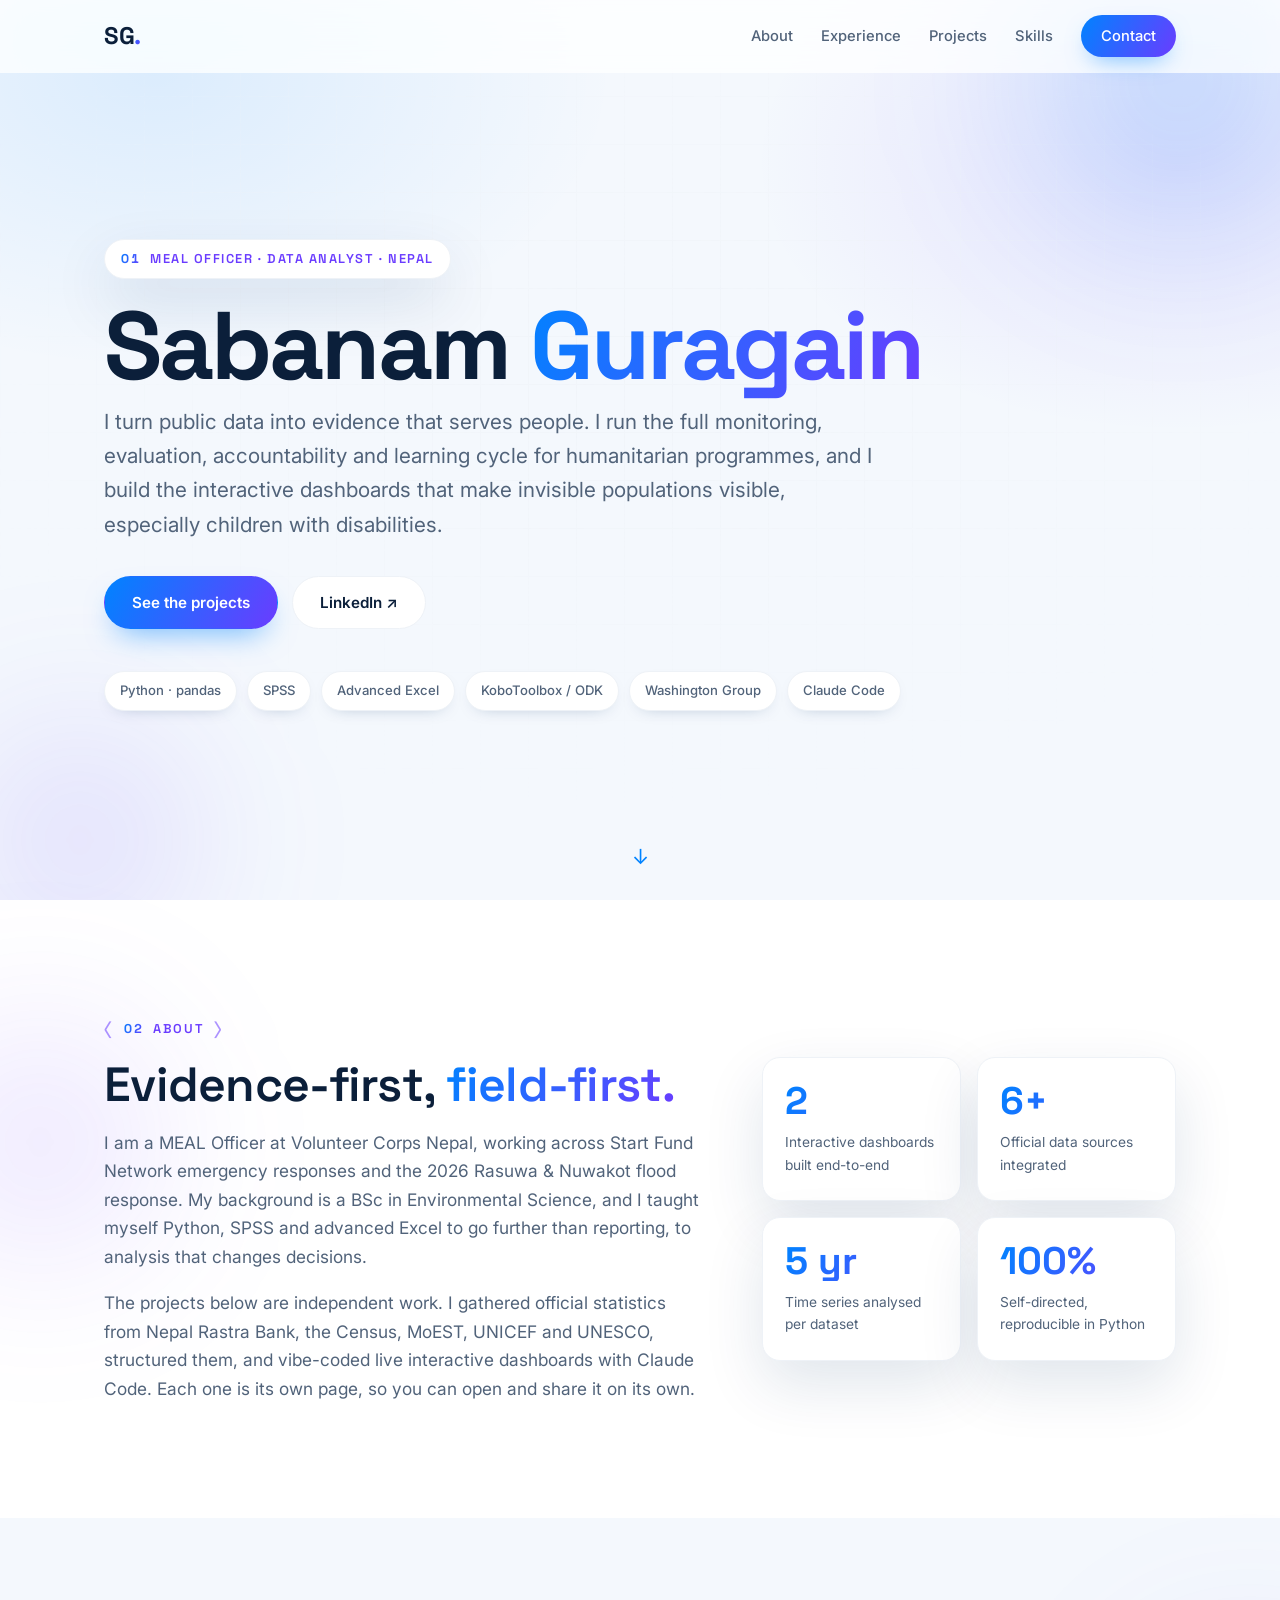
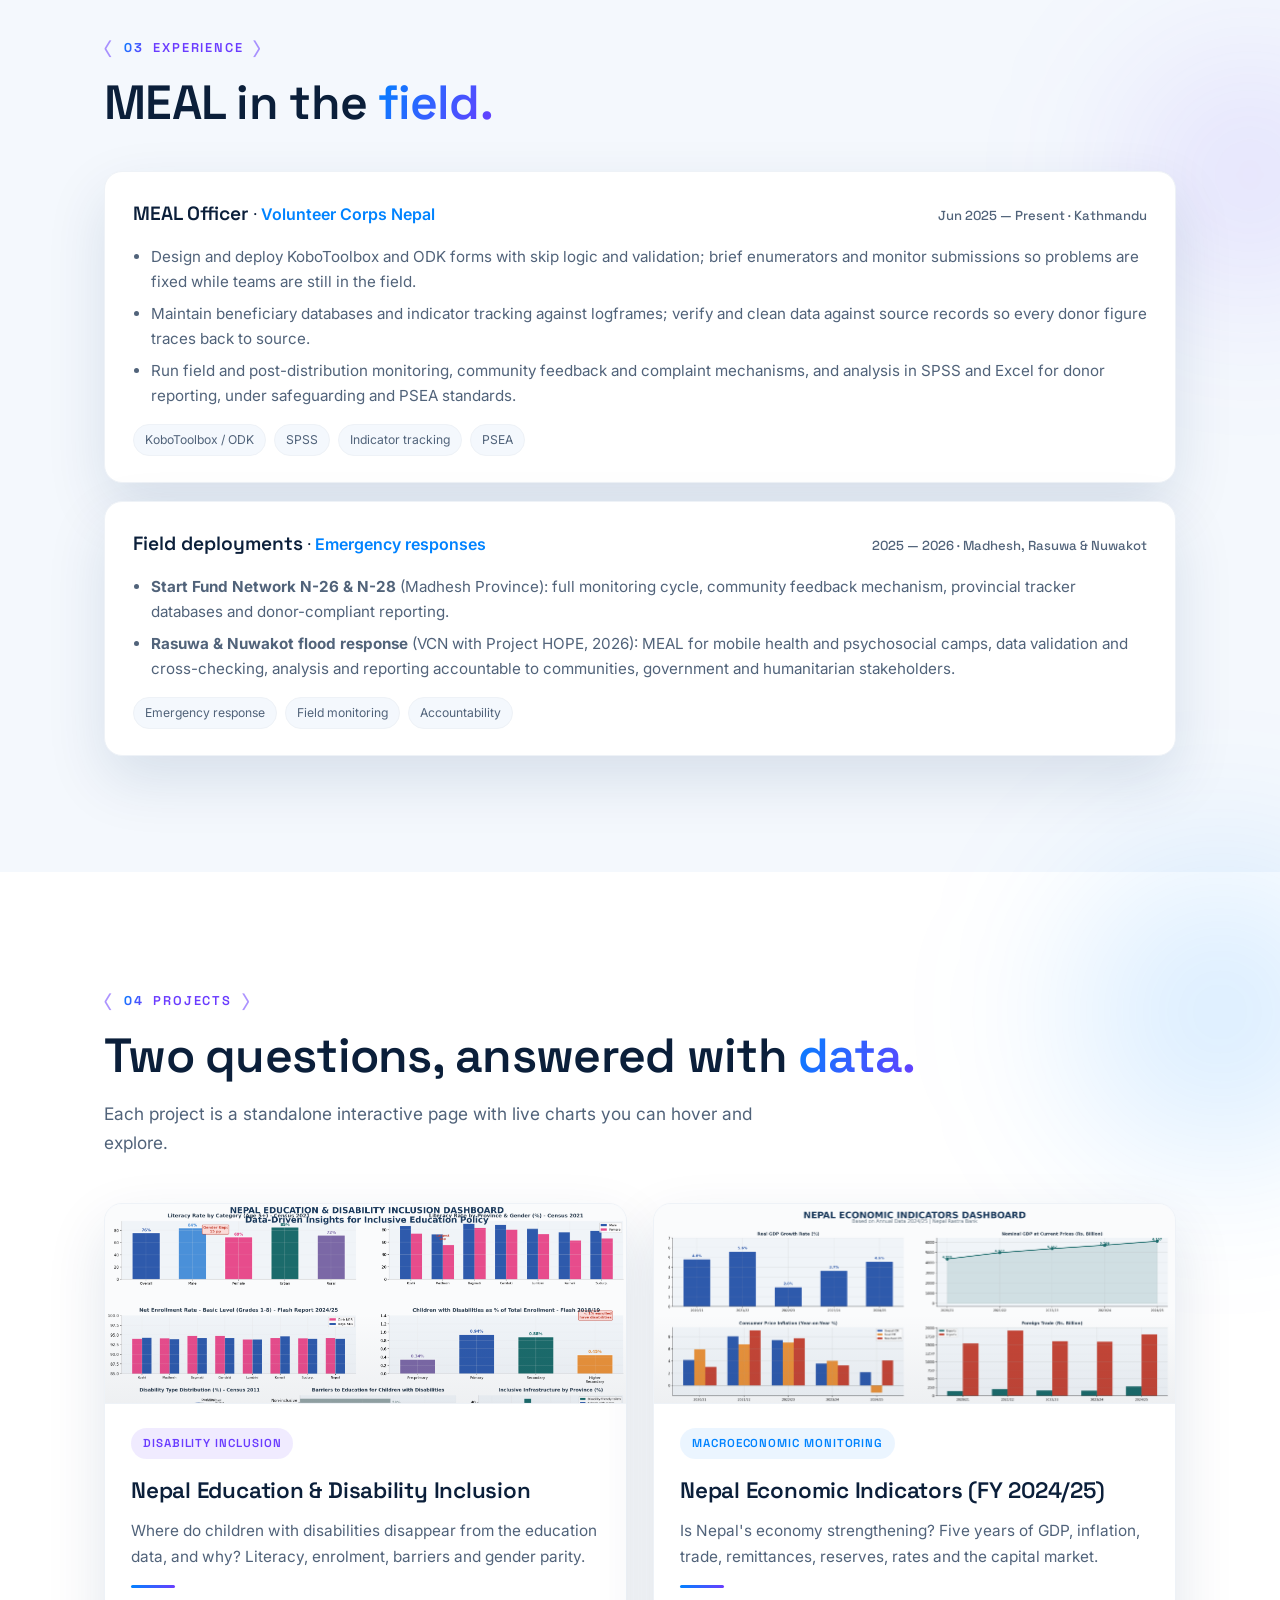
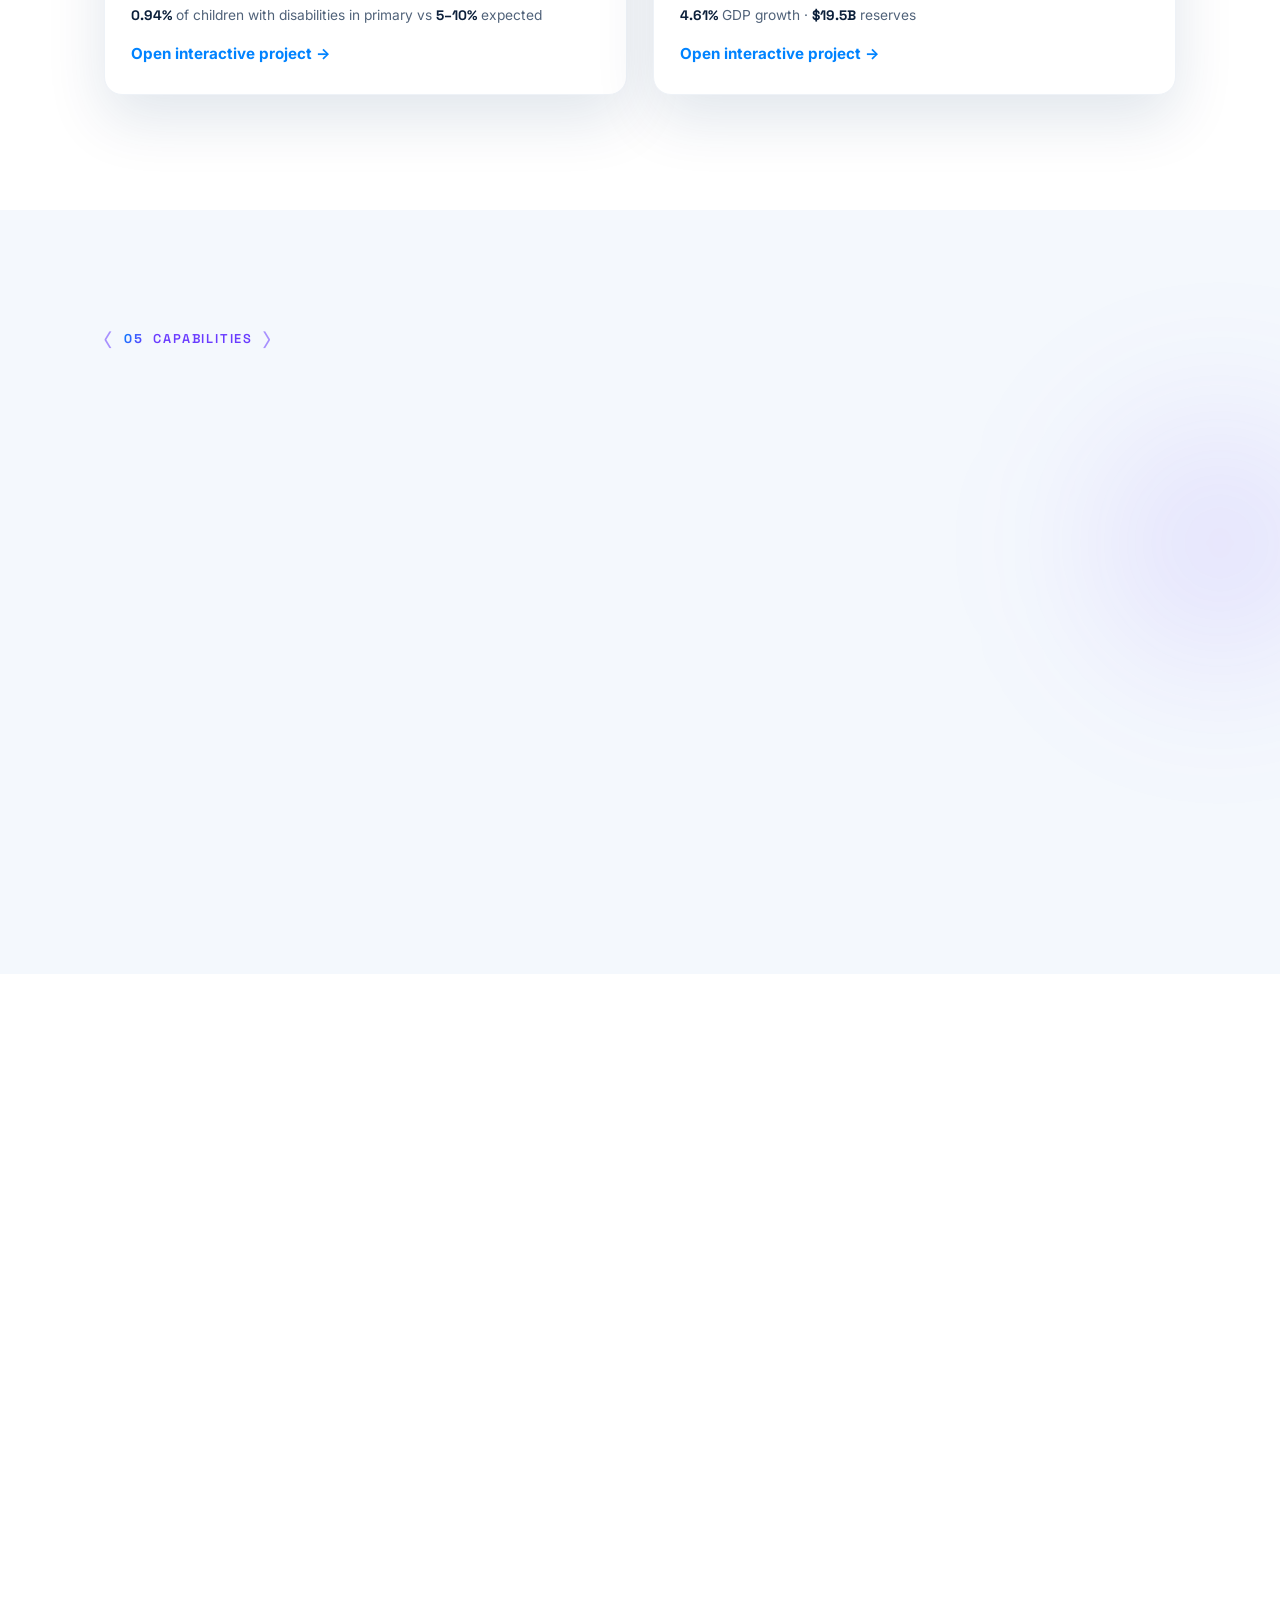
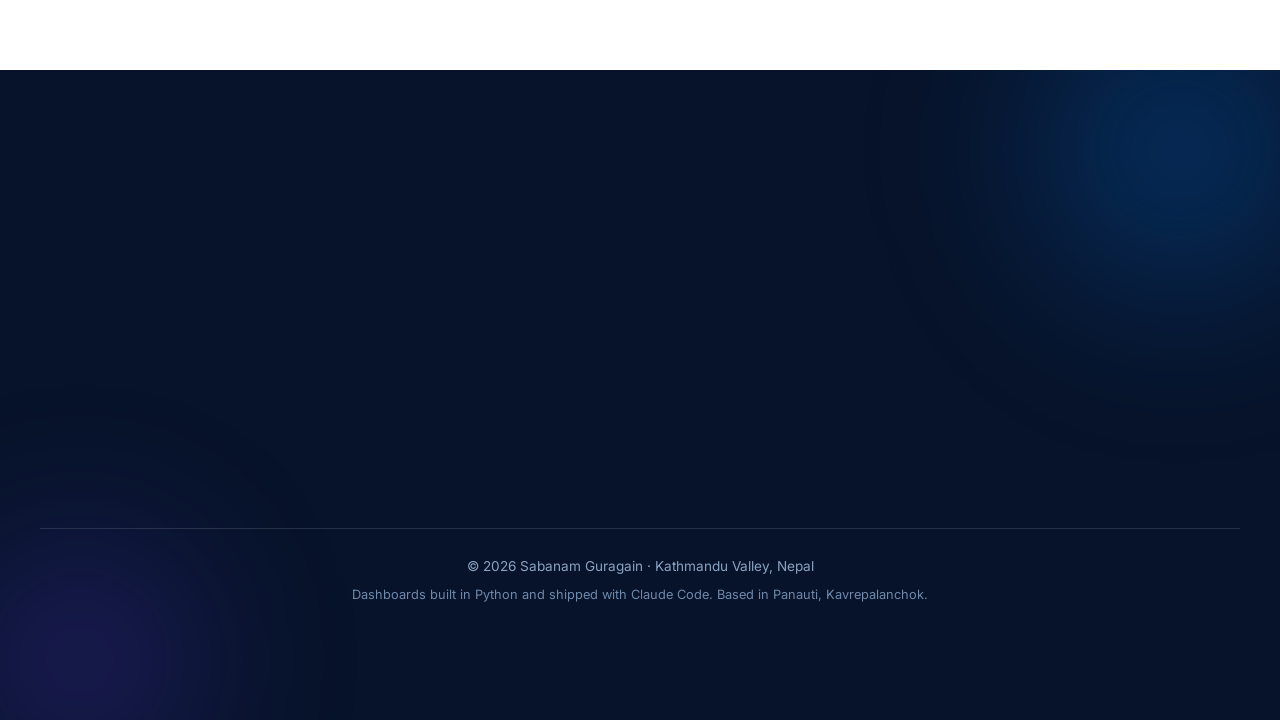
<file: index.html>
<!DOCTYPE html>
<html lang="en">
<head>
<meta charset="UTF-8" />
<meta name="viewport" content="width=device-width, initial-scale=1.0" />
<title>Sabanam Guragain — MEAL &amp; Data Analytics Portfolio</title>
<meta name="description" content="MEAL Officer and data analyst from Nepal. Interactive data-analytics projects on disability inclusion, education equity, and macroeconomic monitoring using Python, SPSS and Claude Code." />
<meta name="author" content="Sabanam Guragain" />
<meta property="og:title" content="Sabanam Guragain — MEAL &amp; Data Analytics Portfolio" />
<meta property="og:description" content="Interactive data analytics for disability inclusion, education equity and economic monitoring in Nepal." />
<meta property="og:type" content="website" />
<meta property="og:image" content="assets/img/education-disability-dashboard.png" />
<link rel="icon" href="data:image/svg+xml,%3Csvg xmlns='http://www.w3.org/2000/svg' viewBox='0 0 100 100'%3E%3Cdefs%3E%3ClinearGradient id='g' x1='0' y1='0' x2='1' y2='1'%3E%3Cstop offset='0' stop-color='%230083FF'/%3E%3Cstop offset='1' stop-color='%236A3CFF'/%3E%3C/linearGradient%3E%3C/defs%3E%3Crect width='100' height='100' rx='24' fill='url(%23g)'/%3E%3Ctext x='50' y='70' font-family='Space Grotesk,Arial,sans-serif' font-size='52' font-weight='700' fill='white' text-anchor='middle'%3ESG%3C/text%3E%3C/svg%3E" />
<link rel="preconnect" href="https://fonts.googleapis.com" />
<link rel="preconnect" href="https://fonts.gstatic.com" crossorigin />
<link href="https://fonts.googleapis.com/css2?family=Inter:wght@400;500;600;700;800&family=Space+Grotesk:wght@500;600;700&display=swap" rel="stylesheet" />
<link rel="stylesheet" href="assets/css/styles.css" />
</head>
<body>

<header class="nav" id="nav">
  <div class="nav__inner">
    <a href="#top" class="nav__brand">SG<span>.</span></a>
    <nav class="nav__links">
      <a href="#about">About</a>
      <a href="#experience">Experience</a>
      <a href="#projects">Projects</a>
      <a href="#skills">Skills</a>
      <a href="#contact" class="nav__cta">Contact</a>
    </nav>
    <button class="nav__burger" id="burger" aria-label="Menu"><span></span><span></span><span></span></button>
  </div>
</header>

<!-- HERO -->
<section class="hero" id="top">
  <div class="hero__grid" aria-hidden="true"></div>
  <div class="blob blob--a anim-float" aria-hidden="true"></div>
  <div class="blob blob--b" aria-hidden="true"></div>
  <div class="hero__inner">
    <span class="hero__eyebrow reveal"><span class="station__i">01</span> MEAL Officer · Data Analyst · Nepal</span>
    <h1 class="hero__title reveal">Sabanam <span class="gradient-text">Guragain</span></h1>
    <p class="hero__lead reveal">
      I turn public data into evidence that serves people. I run the full monitoring,
      evaluation, accountability and learning cycle for humanitarian programmes, and I build
      the interactive dashboards that make invisible populations visible, especially children
      with disabilities.
    </p>
    <div class="hero__cta reveal">
      <a href="#projects" class="btn btn--primary">See the projects</a>
      <a href="https://www.linkedin.com/in/sabnam-guragain-029a713a4" target="_blank" rel="noopener" class="btn btn--ghost">LinkedIn &nearr;</a>
    </div>
    <ul class="hero__chips reveal">
      <li>Python · pandas</li>
      <li>SPSS</li>
      <li>Advanced Excel</li>
      <li>KoboToolbox / ODK</li>
      <li>Washington Group</li>
      <li>Claude Code</li>
    </ul>
  </div>
  <a href="#about" class="hero__scroll" aria-label="Scroll down">&darr;</a>
</section>

<!-- ABOUT -->
<section class="section about" id="about">
  <div class="blob blob--b" aria-hidden="true" style="top:10%;left:-140px"></div>
  <div class="wrap">
    <div class="about__grid">
      <div class="reveal">
        <p class="kicker"><span class="station__i">02</span> About</p>
        <h2 class="h2">Evidence-first, <span class="gradient-text">field-first.</span></h2>
        <p class="lede">
          I am a MEAL Officer at Volunteer Corps Nepal, working across Start Fund Network
          emergency responses and the 2026 Rasuwa &amp; Nuwakot flood response. My background
          is a BSc in Environmental Science, and I taught myself Python, SPSS and advanced
          Excel to go further than reporting, to analysis that changes decisions.
        </p>
        <p class="lede">
          The projects below are independent work. I gathered official statistics from Nepal
          Rastra Bank, the Census, MoEST, UNICEF and UNESCO, structured them, and vibe-coded
          live interactive dashboards with Claude Code. Each one is its own page, so you can
          open and share it on its own.
        </p>
      </div>
      <div class="about__stats reveal">
        <div class="stat"><span class="stat__num">2</span><span class="stat__label">Interactive dashboards built end-to-end</span></div>
        <div class="stat"><span class="stat__num">6+</span><span class="stat__label">Official data sources integrated</span></div>
        <div class="stat"><span class="stat__num">5 yr</span><span class="stat__label">Time series analysed per dataset</span></div>
        <div class="stat"><span class="stat__num">100%</span><span class="stat__label">Self-directed, reproducible in Python</span></div>
      </div>
    </div>
  </div>
</section>

<!-- EXPERIENCE -->
<section class="section project--alt" id="experience">
  <div class="blob blob--b" aria-hidden="true" style="top:8%;right:-150px;left:auto"></div>
  <div class="wrap">
    <p class="kicker reveal"><span class="station__i">03</span> Experience</p>
    <h2 class="h2 reveal">MEAL in the <span class="gradient-text">field.</span></h2>
    <div class="xp">
      <div class="xp__item reveal">
        <div class="xp__head">
          <div><span class="xp__role">MEAL Officer</span> · <span class="xp__org">Volunteer Corps Nepal</span></div>
          <span class="xp__date">Jun 2025 — Present · Kathmandu</span>
        </div>
        <ul class="xp__list">
          <li>Design and deploy KoboToolbox and ODK forms with skip logic and validation; brief enumerators and monitor submissions so problems are fixed while teams are still in the field.</li>
          <li>Maintain beneficiary databases and indicator tracking against logframes; verify and clean data against source records so every donor figure traces back to source.</li>
          <li>Run field and post-distribution monitoring, community feedback and complaint mechanisms, and analysis in SPSS and Excel for donor reporting, under safeguarding and PSEA standards.</li>
        </ul>
        <div class="xp__chips"><span>KoboToolbox / ODK</span><span>SPSS</span><span>Indicator tracking</span><span>PSEA</span></div>
      </div>
      <div class="xp__item reveal">
        <div class="xp__head">
          <div><span class="xp__role">Field deployments</span> · <span class="xp__org">Emergency responses</span></div>
          <span class="xp__date">2025 — 2026 · Madhesh, Rasuwa &amp; Nuwakot</span>
        </div>
        <ul class="xp__list">
          <li><strong>Start Fund Network N-26 &amp; N-28</strong> (Madhesh Province): full monitoring cycle, community feedback mechanism, provincial tracker databases and donor-compliant reporting.</li>
          <li><strong>Rasuwa &amp; Nuwakot flood response</strong> (VCN with Project HOPE, 2026): MEAL for mobile health and psychosocial camps, data validation and cross-checking, analysis and reporting accountable to communities, government and humanitarian stakeholders.</li>
        </ul>
        <div class="xp__chips"><span>Emergency response</span><span>Field monitoring</span><span>Accountability</span></div>
      </div>
    </div>
  </div>
</section>

<!-- PROJECTS -->
<section class="section projects" id="projects">
  <div class="blob blob--a anim-float" aria-hidden="true" style="top:-80px;right:-160px"></div>
  <div class="wrap">
    <p class="kicker reveal"><span class="station__i">04</span> Projects</p>
    <h2 class="h2 reveal">Two questions, answered with <span class="gradient-text">data.</span></h2>
    <p class="lede reveal">Each project is a standalone interactive page with live charts you can hover and explore.</p>

    <div class="pcards">
      <a class="pcard reveal" href="projects/education-disability.html">
        <div class="pcard__media"><img src="assets/img/education-disability-dashboard.png" alt="Preview of the education and disability inclusion dashboard" loading="lazy" /></div>
        <div class="pcard__body">
          <span class="pcard__tag pcard__tag--accent">Disability inclusion</span>
          <h3>Nepal Education &amp; Disability Inclusion</h3>
          <p>Where do children with disabilities disappear from the education data, and why? Literacy, enrolment, barriers and gender parity.</p>
          <div class="pcard__accent"></div>
          <div class="pcard__stats"><strong>0.94%</strong> of children with disabilities in primary vs <strong>5&ndash;10%</strong> expected</div>
          <span class="pcard__cta">Open interactive project &rarr;</span>
        </div>
      </a>

      <a class="pcard reveal" href="projects/economic.html">
        <div class="pcard__media"><img src="assets/img/economic-dashboard.png" alt="Preview of the Nepal economic indicators dashboard" loading="lazy" /></div>
        <div class="pcard__body">
          <span class="pcard__tag">Macroeconomic monitoring</span>
          <h3>Nepal Economic Indicators (FY 2024/25)</h3>
          <p>Is Nepal's economy strengthening? Five years of GDP, inflation, trade, remittances, reserves, rates and the capital market.</p>
          <div class="pcard__accent"></div>
          <div class="pcard__stats"><strong>4.61%</strong> GDP growth · <strong>$19.5B</strong> reserves</div>
          <span class="pcard__cta">Open interactive project &rarr;</span>
        </div>
      </a>
    </div>
  </div>
</section>

<!-- SKILLS -->
<section class="section skills project--alt" id="skills">
  <div class="blob blob--b" aria-hidden="true" style="bottom:auto;top:20%;right:-120px;left:auto"></div>
  <div class="wrap">
    <p class="kicker reveal"><span class="station__i">05</span> Capabilities</p>
    <h2 class="h2 reveal">How I work with <span class="gradient-text">data.</span></h2>
    <div class="skills__grid">
      <div class="skillcard reveal"><h3>Collect</h3><div class="accent"></div><p>KoboToolbox and ODK form design with skip logic and validation, enumerator briefing, and live submission monitoring so errors are caught in the field.</p></div>
      <div class="skillcard reveal"><h3>Verify</h3><div class="accent"></div><p>Cleaning and verification against source records, beneficiary databases and indicator tracking, so every figure traces back to its origin.</p></div>
      <div class="skillcard reveal"><h3>Analyse</h3><div class="accent"></div><p>SPSS (descriptive stats, cross-tabulation, chi-square, correlation), advanced Excel, and Python (pandas, numpy) for multi-source analysis.</p></div>
      <div class="skillcard reveal"><h3>Build &amp; ship</h3><div class="accent"></div><p>Interactive dashboards and web apps, vibe-coded and deployed with agentic AI tooling such as Claude Code, turning raw data into something anyone can explore.</p></div>
    </div>
    <p class="skills__ai reveal">I use agentic AI tooling, including <strong>Claude Code</strong>, day to day to write, debug and deploy data tools, which lets one person build and host what used to take a team. This whole portfolio is an example.</p>
  </div>
</section>

<!-- EDUCATION & TRAINING -->
<section class="section" id="education">
  <div class="wrap">
    <p class="kicker reveal"><span class="station__i">06</span> Education &amp; training</p>
    <h2 class="h2 reveal">Grounding in <span class="gradient-text">research.</span></h2>
    <div class="edu">
      <div class="edu__card reveal">
        <span class="edu__deg">BSc in Environmental Science</span>
        <p class="edu__meta">Khwopa College, Bhaktapur · 2020 — 2024 · First Division</p>
        <p>Research methodology and statistical data analysis, database management systems, environmental impact assessment, disaster risk reduction, climate change adaptation and community-based natural resource management, with field-based research training in survey design, sampling and reporting.</p>
      </div>
      <div class="edu__card reveal">
        <span class="edu__deg">Training &amp; certifications</span>
        <ul class="edu__list">
          <li>Safeguarding &amp; PSEA Awareness — Volunteer Corps Nepal (2025)</li>
          <li>KoboToolbox &amp; ODK digital data collection</li>
          <li>IBM SPSS Statistics — self-directed</li>
          <li>Advanced Excel for data analysis — self-directed</li>
          <li>Python (pandas, matplotlib) for data analysis &amp; visualisation — self-directed</li>
        </ul>
      </div>
    </div>
  </div>
</section>

<!-- CONTACT -->
<section class="section contact" id="contact">
  <div class="blob blob--a" aria-hidden="true"></div>
  <div class="blob blob--b" aria-hidden="true"></div>
  <div class="wrap contact__inner reveal">
    <p class="kicker kicker--light"><span class="station__i">07</span> Get in touch</p>
    <h2 class="h2">Let's make the data useful.</h2>
    <p class="contact__lead">Open to MEAL, M&amp;E and data roles in Nepal, or remote work from Nepal.</p>
    <div class="contact__links">
      <a href="mailto:sabnamguragain@gmail.com" class="btn btn--primary">sabnamguragain@gmail.com</a>
      <a href="https://www.linkedin.com/in/sabnam-guragain-029a713a4" target="_blank" rel="noopener" class="btn btn--ghost">LinkedIn &nearr;</a>
    </div>
  </div>
  <footer class="footer">
    <p>© <span id="year"></span> Sabanam Guragain · Kathmandu Valley, Nepal</p>
    <p class="footer__note">Dashboards built in Python and shipped with Claude Code. Based in Panauti, Kavrepalanchok.</p>
  </footer>
</section>

<script src="assets/js/main.js"></script>
</body>
</html>
</file>
<file: assets/css/styles.css>
/* ===== DalloTech "Orbital OS"–inspired design system ===== */
:root{
  --blue:#0083FF;
  --purple:#6A3CFF;
  --ink:#0B1F3A;
  --ink-2:#51637a;
  --line:#EEF2F7;
  --paper:#ffffff;
  --paper-2:#F4F8FD;
  --dark:#07132a;
  --grad:linear-gradient(120deg,#0083FF 0%,#6A3CFF 100%);
  --shadow:0 24px 60px rgba(4,49,97,.12);
  --shadow-lg:0 34px 80px rgba(4,49,97,.18);
  --radius:18px;
  --maxw:1200px;
}
*{box-sizing:border-box;margin:0;padding:0}
html{scroll-behavior:smooth}
body{
  font-family:'Inter',system-ui,sans-serif;
  color:var(--ink);background:var(--paper);line-height:1.65;
  -webkit-font-smoothing:antialiased;overflow-x:hidden;
}
img{max-width:100%;display:block}
a{color:inherit;text-decoration:none}
.wrap{max-width:var(--maxw);margin:0 auto;padding:0 clamp(20px,5vw,64px)}
.section{position:relative;padding:clamp(60px,9vw,120px) 0}

/* ===== Station eyebrow (DalloTech signature) ===== */
.station,.kicker{display:inline-flex;align-items:center;gap:10px;font-family:'Space Grotesk',sans-serif;font-size:.8rem;font-weight:600;letter-spacing:.14em;text-transform:uppercase;color:var(--purple)}
.kicker{margin-bottom:16px}
.station::before,.kicker::before{content:"⟨";opacity:.55;font-size:1.05rem}
.station::after,.kicker::after{content:"⟩";opacity:.55;font-size:1.05rem}
.station__i{font-variant-numeric:tabular-nums;background:var(--grad);-webkit-background-clip:text;background-clip:text;-webkit-text-fill-color:transparent;font-weight:700}
.kicker--light{color:#b9c9ff}

/* ===== Headings ===== */
.h2{font-family:'Space Grotesk',sans-serif;font-weight:600;line-height:1.08;font-size:clamp(1.9rem,4vw,3rem);letter-spacing:-.015em;color:var(--ink)}
.lede{font-size:1.08rem;color:var(--ink-2);max-width:64ch;margin-top:18px}
.gradient-text{background:var(--grad);-webkit-background-clip:text;background-clip:text;-webkit-text-fill-color:transparent}

/* ===== Blobs ===== */
.blob{position:absolute;border-radius:50%;filter:blur(70px);pointer-events:none;z-index:0}
.blob--a{width:440px;height:440px;background:radial-gradient(circle,rgba(0,131,255,.20),transparent 70%);top:-140px;right:-120px}
.blob--b{width:360px;height:360px;background:radial-gradient(circle,rgba(106,60,255,.16),transparent 70%);bottom:-120px;left:-100px}
.anim-float{animation:float 12s ease-in-out infinite}
@keyframes float{0%,100%{transform:translate(0,0)}50%{transform:translate(18px,-22px)}}

/* ===== Nav ===== */
.nav{position:fixed;top:0;left:0;right:0;z-index:50;background:rgba(255,255,255,.78);backdrop-filter:saturate(180%) blur(16px);border-bottom:1px solid transparent;transition:.3s}
.nav.scrolled{border-bottom-color:var(--line);box-shadow:0 8px 30px -22px rgba(4,49,97,.4)}
.nav__inner{max-width:var(--maxw);margin:0 auto;padding:15px clamp(20px,5vw,64px);display:flex;align-items:center;justify-content:space-between}
.nav__brand{font-family:'Space Grotesk',sans-serif;font-weight:700;font-size:1.5rem;color:var(--ink);letter-spacing:-.02em}
.nav__brand span{background:var(--grad);-webkit-background-clip:text;background-clip:text;-webkit-text-fill-color:transparent}
.nav__links{display:flex;gap:28px;align-items:center}
.nav__links a{font-size:.92rem;font-weight:500;color:var(--ink-2);transition:.2s}
.nav__links a:hover{color:var(--blue)}
.nav__cta{background:var(--grad);color:#fff!important;padding:9px 20px;border-radius:999px;box-shadow:0 10px 24px -10px rgba(0,131,255,.6)}
.nav__cta:hover{filter:brightness(1.06)}
.nav__burger{display:none;flex-direction:column;gap:5px;background:none;border:0;cursor:pointer;padding:6px}
.nav__burger span{width:24px;height:2px;background:var(--ink);border-radius:2px}

/* ===== Hero ===== */
.hero{position:relative;min-height:100svh;display:flex;flex-direction:column;justify-content:center;overflow:hidden;padding:120px 0 70px;background:
  radial-gradient(60% 55% at 12% 8%,rgba(0,131,255,.10),transparent 60%),
  radial-gradient(55% 50% at 92% 18%,rgba(106,60,255,.12),transparent 60%),var(--paper-2)}
.hero__grid{position:absolute;inset:0;z-index:0;background-image:linear-gradient(var(--line) 1px,transparent 1px),linear-gradient(90deg,var(--line) 1px,transparent 1px);background-size:48px 48px;opacity:.6;mask-image:radial-gradient(70% 60% at 50% 40%,#000,transparent 85%)}
.hero__inner{position:relative;z-index:2;max-width:var(--maxw);margin:0 auto;padding:0 clamp(20px,5vw,64px);width:100%}
.hero__eyebrow{display:inline-flex;align-items:center;gap:10px;font-family:'Space Grotesk',sans-serif;font-weight:600;letter-spacing:.12em;text-transform:uppercase;font-size:.8rem;color:var(--purple);background:#fff;border:1px solid var(--line);padding:8px 16px;border-radius:999px;box-shadow:var(--shadow)}
.hero__title{font-family:'Space Grotesk',sans-serif;font-weight:700;font-size:clamp(2.8rem,8vw,6rem);line-height:.98;letter-spacing:-.03em;margin:20px 0 10px;color:var(--ink)}
.hero__lead{font-size:clamp(1.05rem,2vw,1.3rem);color:var(--ink-2);max-width:60ch;margin-top:12px}
.hero__cta{display:flex;gap:14px;flex-wrap:wrap;margin-top:34px}
.hero__chips{list-style:none;display:flex;flex-wrap:wrap;gap:10px;margin-top:42px}
.hero__chips li{font-size:.82rem;font-weight:500;color:var(--ink-2);background:#fff;border:1px solid var(--line);padding:8px 15px;border-radius:999px;box-shadow:0 6px 18px -12px rgba(4,49,97,.4)}
.hero__scroll{position:absolute;bottom:26px;left:50%;transform:translateX(-50%);z-index:2;font-size:1.3rem;color:var(--blue);animation:bob 2s ease-in-out infinite}
@keyframes bob{0%,100%{transform:translate(-50%,0)}50%{transform:translate(-50%,8px)}}

/* ===== Buttons ===== */
.btn{display:inline-flex;align-items:center;gap:8px;font-weight:600;font-size:.95rem;padding:13px 27px;border-radius:999px;transition:.22s;border:1.5px solid transparent;cursor:pointer}
.btn--primary{background:var(--grad);color:#fff;box-shadow:0 14px 30px -12px rgba(0,131,255,.6)}
.btn--primary:hover{transform:translateY(-2px);filter:brightness(1.05)}
.btn--ghost{background:#fff;border-color:var(--line);color:var(--ink)}
.btn--ghost:hover{border-color:var(--blue);color:var(--blue);transform:translateY(-2px)}

/* ===== About ===== */
.about{position:relative}
.about__grid{display:grid;grid-template-columns:1.3fr .9fr;gap:60px;align-items:center;position:relative;z-index:1}
.about__stats{display:grid;grid-template-columns:1fr 1fr;gap:16px}
.stat{background:#fff;border:1px solid var(--line);border-radius:var(--radius);padding:24px 22px;box-shadow:var(--shadow)}
.stat__num{display:block;font-family:'Space Grotesk',sans-serif;font-size:2.4rem;font-weight:700;line-height:1;background:var(--grad);-webkit-background-clip:text;background-clip:text;-webkit-text-fill-color:transparent}
.stat__label{display:block;font-size:.86rem;color:var(--ink-2);margin-top:10px}

/* ===== Project cards (landing) ===== */
.projects{position:relative}
.pcards{display:grid;grid-template-columns:1fr 1fr;gap:26px;margin-top:46px;position:relative;z-index:1}
.pcard{display:flex;flex-direction:column;background:#fff;border:1px solid var(--line);border-radius:var(--radius);overflow:hidden;box-shadow:var(--shadow);transition:.3s;color:inherit}
.pcard:hover{transform:translateY(-6px);box-shadow:var(--shadow-lg)}
.pcard__media{height:200px;overflow:hidden;background:var(--paper-2);border-bottom:1px solid var(--line);position:relative}
.pcard__media::after{content:"";position:absolute;inset:0;background:linear-gradient(180deg,transparent 55%,rgba(11,31,58,.05))}
.pcard__media img{width:100%;height:100%;object-fit:cover;object-position:top;transition:.5s}
.pcard:hover .pcard__media img{transform:scale(1.05)}
.pcard__body{padding:24px 26px 28px;display:flex;flex-direction:column;flex:1}
.pcard__tag{align-self:flex-start;font-family:'Space Grotesk',sans-serif;font-size:.72rem;font-weight:600;letter-spacing:.08em;text-transform:uppercase;color:var(--blue);background:rgba(0,131,255,.08);padding:6px 12px;border-radius:999px}
.pcard__tag--accent{color:var(--purple);background:rgba(106,60,255,.1)}
.pcard__body h3{font-family:'Space Grotesk',sans-serif;font-weight:600;font-size:1.4rem;color:var(--ink);margin:14px 0 8px;letter-spacing:-.01em}
.pcard__body p{font-size:.96rem;color:var(--ink-2);flex:1}
.pcard__accent{height:3px;width:44px;border-radius:3px;background:var(--grad);margin:16px 0}
.pcard__stats{font-size:.86rem;color:var(--ink-2);margin-bottom:14px}
.pcard__stats strong{color:var(--ink);font-family:'Space Grotesk',sans-serif}
.pcard__cta{font-weight:700;color:var(--blue);font-size:.95rem}

/* ===== Project page hero ===== */
.phero{position:relative;padding:120px 0 46px;overflow:hidden;background:
  radial-gradient(60% 60% at 10% 0%,rgba(0,131,255,.10),transparent 60%),
  radial-gradient(50% 50% at 96% 8%,rgba(106,60,255,.12),transparent 60%),var(--paper-2);
  border-bottom:1px solid var(--line)}
.phero--accent{background:
  radial-gradient(60% 60% at 10% 0%,rgba(106,60,255,.12),transparent 60%),
  radial-gradient(50% 50% at 96% 8%,rgba(0,131,255,.10),transparent 60%),var(--paper-2)}
.phero .wrap{position:relative;z-index:1}
.backlink{display:inline-block;font-family:'Space Grotesk',sans-serif;font-weight:600;font-size:.88rem;color:var(--ink-2);margin-bottom:18px;transition:.2s}
.backlink:hover{color:var(--blue)}
.phero__title{font-family:'Space Grotesk',sans-serif;font-weight:700;font-size:clamp(2rem,5vw,3.4rem);line-height:1.04;letter-spacing:-.02em;color:var(--ink);margin:8px 0 16px}
.phero__lede{font-size:1.1rem;color:var(--ink-2);max-width:72ch}

/* ===== Findings ===== */
.findings{display:grid;grid-template-columns:repeat(4,1fr);gap:18px;margin:46px 0}
.findings--hero{margin:38px 0 6px}
.finding{position:relative;background:#fff;border:1px solid var(--line);border-radius:var(--radius);padding:26px 22px;box-shadow:var(--shadow);overflow:hidden}
.finding::before{content:"";position:absolute;top:0;left:0;right:0;height:4px;background:var(--grad)}
.finding--alert::before{background:linear-gradient(120deg,#FF5C7A,#6A3CFF)}
.finding--good::before{background:linear-gradient(120deg,#12B5A5,#0083FF)}
.finding__num{display:block;font-family:'Space Grotesk',sans-serif;font-size:2.4rem;font-weight:700;line-height:1;color:var(--ink)}
.finding--alert .finding__num{color:#E23E5C}
.finding--good .finding__num{color:#0E9E90}
.finding__label{display:block;font-weight:600;font-size:.95rem;margin:12px 0 8px}
.finding__note{display:block;font-size:.82rem;color:var(--ink-2)}

/* ===== Interactive chart board ===== */
.section--tight{padding:46px 0 10px}
.board{display:grid;grid-template-columns:repeat(2,1fr);gap:18px;margin:10px 0 20px}
.panel{background:#fff;border:1px solid var(--line);border-radius:var(--radius);padding:22px 22px 18px;box-shadow:var(--shadow);transition:.25s}
.panel:hover{box-shadow:var(--shadow-lg);transform:translateY(-3px)}
.panel--wide{grid-column:span 2}
.panel h4{font-family:'Space Grotesk',sans-serif;font-size:1.02rem;font-weight:600;color:var(--ink)}
.panel__sub{font-size:.8rem;color:var(--ink-2);margin:3px 0 14px}
.panel__chart{position:relative;height:240px}
.panel__chart--tall{height:300px}
.board__note{font-size:.88rem;color:var(--ink-2)}
.board__note--top{margin:0 0 20px}

/* ===== Meta row ===== */
.meta{display:grid;grid-template-columns:repeat(3,1fr);gap:40px}
.meta h3{font-family:'Space Grotesk',sans-serif;font-size:.78rem;text-transform:uppercase;letter-spacing:.1em;color:var(--purple);margin-bottom:12px}
.meta p{font-size:.95rem;color:var(--ink-2)}
.meta__foot{margin-top:14px;font-size:.85rem;color:var(--ink-2)}
.tags{list-style:none;display:flex;flex-wrap:wrap;gap:8px}
.tags li{font-size:.8rem;background:#fff;border:1px solid var(--line);padding:6px 12px;border-radius:9px;color:var(--ink)}
.project--alt{background:var(--paper-2)}
.dl{display:inline-block;margin-top:16px;font-size:.88rem;font-weight:600;color:var(--blue);border-bottom:2px solid transparent;transition:.2s}
.dl:hover{border-bottom-color:var(--blue)}

/* ===== Skills ===== */
.skills{position:relative}
.skills__grid{display:grid;grid-template-columns:repeat(4,1fr);gap:18px;margin-top:42px;position:relative;z-index:1}
.skillcard{background:#fff;border:1px solid var(--line);border-radius:var(--radius);padding:28px 24px;transition:.25s;box-shadow:var(--shadow)}
.skillcard:hover{transform:translateY(-5px);box-shadow:var(--shadow-lg)}
.skillcard h3{font-family:'Space Grotesk',sans-serif;font-weight:600;font-size:1.25rem;color:var(--ink);margin-bottom:6px}
.skillcard .accent{height:3px;width:34px;border-radius:3px;background:var(--grad);margin:0 0 12px}
.skillcard p{font-size:.92rem;color:var(--ink-2)}
.skills__ai{margin-top:34px;font-size:1.02rem;color:var(--ink-2);max-width:72ch;padding-left:20px;border-left:3px solid var(--blue);position:relative;z-index:1}

/* ===== Experience ===== */
.xp{display:grid;gap:18px;margin-top:42px;position:relative;z-index:1}
.xp__item{background:#fff;border:1px solid var(--line);border-radius:var(--radius);padding:26px 28px;box-shadow:var(--shadow);transition:.25s}
.xp__item:hover{box-shadow:var(--shadow-lg);transform:translateY(-3px)}
.xp__head{display:flex;justify-content:space-between;gap:14px;flex-wrap:wrap;align-items:baseline}
.xp__role{font-family:'Space Grotesk',sans-serif;font-weight:600;font-size:1.2rem;color:var(--ink)}
.xp__org{color:var(--blue);font-weight:600}
.xp__date{font-family:'Space Grotesk',sans-serif;font-size:.82rem;font-weight:500;color:var(--ink-2);white-space:nowrap}
.xp__list{margin:14px 0 0;padding-left:18px;color:var(--ink-2);font-size:.95rem}
.xp__list li{margin:7px 0}
.xp__chips{display:flex;flex-wrap:wrap;gap:8px;margin-top:16px}
.xp__chips span{font-size:.76rem;background:var(--paper-2);border:1px solid var(--line);padding:5px 11px;border-radius:999px;color:var(--ink-2)}

/* ===== Education & training ===== */
.edu{display:grid;grid-template-columns:1fr 1fr;gap:22px;margin-top:42px;position:relative;z-index:1}
.edu__card{background:#fff;border:1px solid var(--line);border-radius:var(--radius);padding:26px 28px;box-shadow:var(--shadow)}
.edu__deg{font-family:'Space Grotesk',sans-serif;font-weight:600;font-size:1.15rem;color:var(--ink);display:block}
.edu__meta{color:var(--blue);font-weight:600;font-size:.9rem;margin:5px 0 12px}
.edu__card p{font-size:.93rem;color:var(--ink-2)}
.edu__list{list-style:none;margin-top:4px}
.edu__list li{font-size:.92rem;color:var(--ink-2);padding:9px 0;border-top:1px solid var(--line)}
.edu__list li:first-child{border-top:0}
@media(max-width:760px){.edu{grid-template-columns:1fr}}

/* ===== Contact ===== */
.contact{background:var(--dark);color:#eaf1fb;text-align:center;position:relative;overflow:hidden}
.contact .blob--a{background:radial-gradient(circle,rgba(0,131,255,.3),transparent 70%)}
.contact .blob--b{background:radial-gradient(circle,rgba(106,60,255,.28),transparent 70%)}
.contact .h2{color:#fff}
.contact__inner{max-width:720px;position:relative;z-index:1}
.contact__lead{color:#9fb6d4;margin:16px 0 30px}
.contact__links{display:flex;gap:14px;justify-content:center;flex-wrap:wrap}
.contact .btn--ghost{background:transparent;border-color:rgba(255,255,255,.22);color:#eaf1fb}
.contact .btn--ghost:hover{border-color:#fff;color:#fff}
.footer{max-width:var(--maxw);margin:70px auto 0;padding:26px clamp(20px,5vw,64px) 0;border-top:1px solid rgba(255,255,255,.12);text-align:center;color:#8aa3c2;font-size:.85rem;position:relative;z-index:1}
.footer__note{margin-top:6px;color:#6f89aa;font-size:.8rem}

/* ===== Reveal ===== */
.reveal{opacity:0;transform:translateY(26px);transition:opacity .7s cubic-bezier(.2,.7,.2,1),transform .7s cubic-bezier(.2,.7,.2,1)}
.reveal.in{opacity:1;transform:none}

/* ===== Responsive ===== */
@media (max-width:900px){
  .about__grid{grid-template-columns:1fr;gap:40px}
  .findings{grid-template-columns:1fr 1fr}
  .meta{grid-template-columns:1fr;gap:26px}
  .skills__grid{grid-template-columns:1fr 1fr}
  .pcards{grid-template-columns:1fr}
}
@media (max-width:760px){
  .board{grid-template-columns:1fr}
  .panel--wide{grid-column:span 1}
}
@media (max-width:640px){
  .nav__links{position:fixed;inset:62px 0 auto 0;background:#fff;flex-direction:column;gap:0;padding:10px 0;border-bottom:1px solid var(--line);transform:translateY(-130%);transition:.35s;box-shadow:var(--shadow)}
  .nav__links.open{transform:none}
  .nav__links a{padding:14px 24px;width:100%}
  .nav__cta{border-radius:0;text-align:center;box-shadow:none}
  .nav__burger{display:flex}
  .findings{grid-template-columns:1fr}
  .skills__grid{grid-template-columns:1fr}
  .about__stats{grid-template-columns:1fr 1fr}
}
@media (prefers-reduced-motion:reduce){
  .reveal{opacity:1;transform:none;transition:none}
  .hero__scroll,.anim-float{animation:none}
  html{scroll-behavior:auto}
}
</file>
